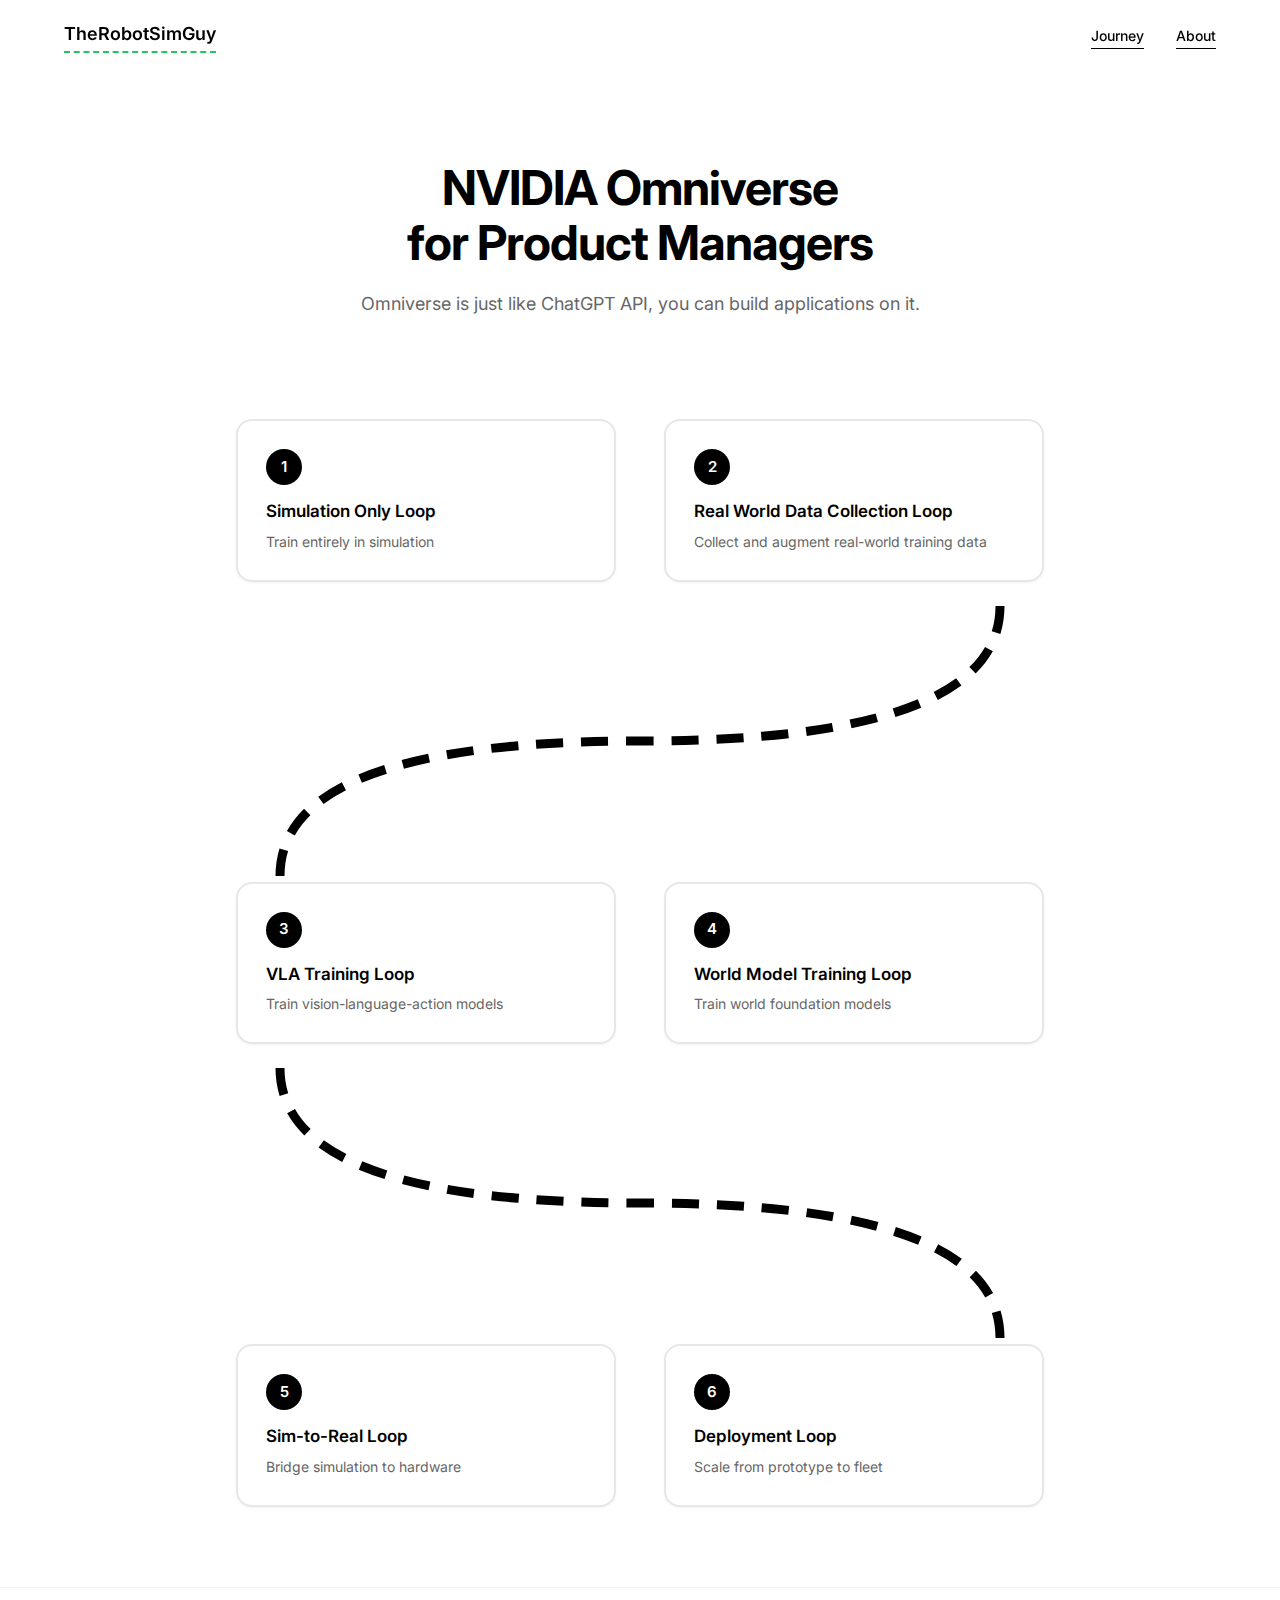
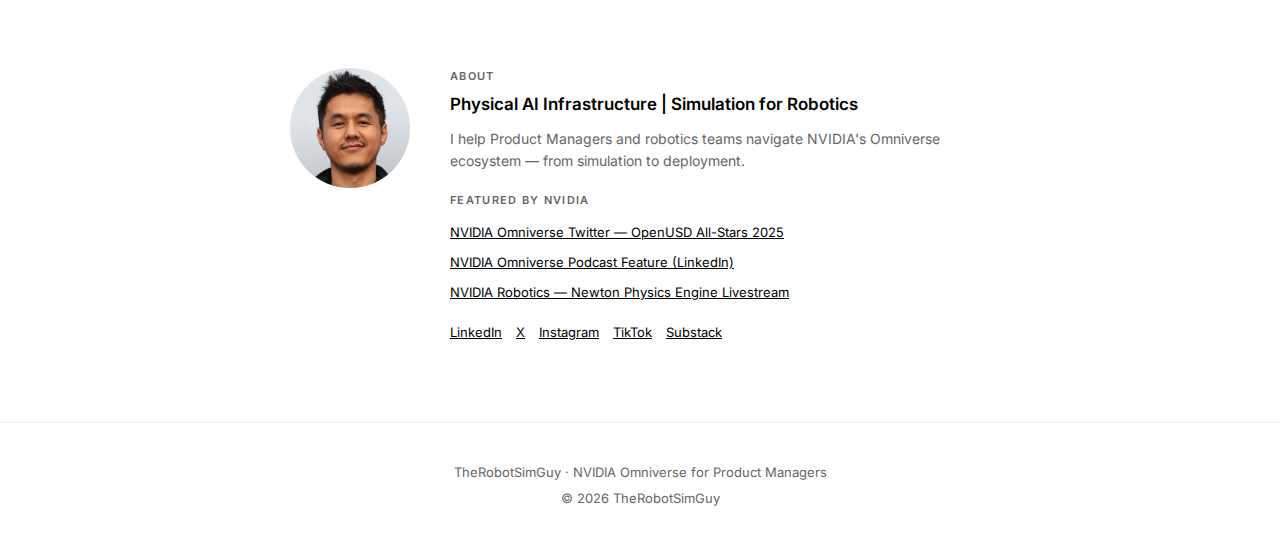
<file: index.html>
<!DOCTYPE html>
<html lang="en">
<head>
    <meta charset="UTF-8">
    <meta name="viewport" content="width=device-width, initial-scale=1.0">
    <title>NVIDIA Omniverse for Product Managers | TheRobotSimGuy</title>
    <link rel="stylesheet" href="styles.css">
    <link rel="preconnect" href="https://fonts.googleapis.com">
    <link rel="preconnect" href="https://fonts.gstatic.com" crossorigin>
    <link href="https://fonts.googleapis.com/css2?family=Inter:wght@300;400;500;600;700&display=swap" rel="stylesheet">
</head>
<body>
    <!-- Navigation -->
    <nav class="nav">
        <div class="nav-container">
            <a href="#" class="nav-logo">TheRobotSimGuy</a>
            <div class="nav-links">
                <a href="#journey">Journey</a>
                <a href="#about">About</a>
            </div>
        </div>
    </nav>

    <!-- Hero Section -->
    <section class="hero">
        <h1 class="hero-title">NVIDIA Omniverse<br>for Product Managers</h1>
        <p class="hero-subtitle">Omniverse is just like ChatGPT API, you can build applications on it.</p>
    </section>

    <!-- Roadmap Journey Section -->
    <section id="journey" class="journey-section">
        <div class="roadmap-container">
            <!-- Row 1: Loop 1 and 2 -->
            <div class="roadmap-row">
                <div class="loop-card" data-loop="simulation">
                    <div class="loop-number">1</div>
                    <h3>Simulation Only Loop</h3>
                    <p>Train entirely in simulation</p>
                    <div class="loop-expanded">
                        <div class="loop-stages">
                            <div class="stage" data-stage="sim-setup">
                                <span class="stage-num">1</span>
                                <h4>Setup</h4>
                                <p>Isaac Sim 6.0</p>
                            </div>
                            <div class="stage-arrow">→</div>
                            <div class="stage" data-stage="sim-train">
                                <span class="stage-num">2</span>
                                <h4>Train</h4>
                                <p>Isaac Lab</p>
                            </div>
                            <div class="stage-arrow">→</div>
                            <div class="stage" data-stage="sim-eval">
                                <span class="stage-num">3</span>
                                <h4>Evaluate</h4>
                                <p>Isaac Lab-Arena</p>
                            </div>
                        </div>
                        <div class="loop-feedback">
                            <span class="feedback-arrow">↺</span>
                            <span>Iterate until policy converges</span>
                        </div>
                    </div>
                </div>
                
                <div class="roadmap-arrow arrow-right">
                    <svg viewBox="0 0 100 50" preserveAspectRatio="none">
                        <path d="M0,25 L100,25" stroke="#000" stroke-width="2" stroke-dasharray="6,4" fill="none"/>
                    </svg>
                </div>
                
                <div class="loop-card" data-loop="data">
                    <div class="loop-number">2</div>
                    <h3>Real World Data Collection Loop</h3>
                    <p>Collect and augment real-world training data</p>
                    <div class="loop-expanded">
                        <div class="loop-stages">
                            <div class="stage" data-stage="data-collect">
                                <span class="stage-num">1</span>
                                <h4>Collect</h4>
                                <p>UMI, MoCap, Teleop</p>
                            </div>
                            <div class="stage-arrow">→</div>
                            <div class="stage" data-stage="data-augment">
                                <span class="stage-num">2</span>
                                <h4>Augment</h4>
                                <p>Cosmos Transfer, NuRec</p>
                            </div>
                        </div>
                        <div class="loop-feedback">
                            <span class="feedback-arrow">↺</span>
                            <span>Model performance informs next collection</span>
                        </div>
                    </div>
                </div>
            </div>
            
            <!-- Curved connector from row 1 to row 2 -->
            <div class="roadmap-connector connector-down-left">
                <svg viewBox="0 0 200 60" preserveAspectRatio="none">
                    <path d="M180,0 Q180,30 100,30 Q20,30 20,60" stroke="#000" stroke-width="2" stroke-dasharray="6,4" fill="none"/>
                </svg>
            </div>
            
            <!-- Row 2: Loop 4 and 3 (reversed order for flow) -->
            <div class="roadmap-row row-reverse">
                <div class="loop-card" data-loop="vla">
                    <div class="loop-number">3</div>
                    <h3>VLA Training Loop</h3>
                    <p>Train vision-language-action models</p>
                    <div class="loop-expanded">
                        <div class="loop-stages">
                            <div class="stage" data-stage="vla-pretrain">
                                <span class="stage-num">1</span>
                                <h4>Pretrain</h4>
                                <p>NeMo, GR00T N1.6</p>
                            </div>
                            <div class="stage-arrow">→</div>
                            <div class="stage" data-stage="vla-finetune">
                                <span class="stage-num">2</span>
                                <h4>Fine-tune</h4>
                                <p>Cosmos Policy</p>
                            </div>
                            <div class="stage-arrow">→</div>
                            <div class="stage" data-stage="vla-deploy">
                                <span class="stage-num">3</span>
                                <h4>Deploy</h4>
                                <p>NIM Microservices</p>
                            </div>
                        </div>
                        <div class="loop-feedback">
                            <span class="feedback-arrow">↺</span>
                            <span>Real-world feedback improves model</span>
                        </div>
                    </div>
                </div>
                
                <div class="roadmap-arrow arrow-right">
                    <svg viewBox="0 0 100 50" preserveAspectRatio="none">
                        <path d="M0,25 L100,25" stroke="#000" stroke-width="2" stroke-dasharray="6,4" fill="none"/>
                    </svg>
                </div>
                
                <div class="loop-card" data-loop="worldmodel">
                    <div class="loop-number">4</div>
                    <h3>World Model Training Loop</h3>
                    <p>Train world foundation models</p>
                    <div class="loop-expanded">
                        <div class="loop-stages grid-layout">
                            <div class="stage" data-stage="wm-predict">
                                <span class="stage-num">1</span>
                                <h4>Predict</h4>
                                <p>Cosmos Predict 2.5</p>
                            </div>
                            <div class="stage" data-stage="wm-transfer">
                                <span class="stage-num">2</span>
                                <h4>Transfer</h4>
                                <p>Cosmos Transfer 2.5</p>
                            </div>
                            <div class="stage" data-stage="wm-reason">
                                <span class="stage-num">3</span>
                                <h4>Reason</h4>
                                <p>Cosmos Reason 2.5</p>
                            </div>
                            <div class="stage" data-stage="wm-policy">
                                <span class="stage-num">4</span>
                                <h4>Policy</h4>
                                <p>Cosmos Policy</p>
                            </div>
                        </div>
                        <div class="loop-feedback">
                            <span class="feedback-arrow">↺</span>
                            <span>Generated data validates predictions</span>
                        </div>
                    </div>
                </div>
            </div>
            
            <!-- Curved connector from row 2 to row 3 -->
            <div class="roadmap-connector connector-down-right">
                <svg viewBox="0 0 200 60" preserveAspectRatio="none">
                    <path d="M20,0 Q20,30 100,30 Q180,30 180,60" stroke="#000" stroke-width="2" stroke-dasharray="6,4" fill="none"/>
                </svg>
            </div>
            
            <!-- Row 3: Loop 5 and 6 -->
            <div class="roadmap-row">
                <div class="loop-card" data-loop="sim2real">
                    <div class="loop-number">5</div>
                    <h3>Sim-to-Real Loop</h3>
                    <p>Bridge simulation to hardware</p>
                    <div class="loop-expanded">
                        <div class="loop-stages">
                            <div class="stage" data-stage="s2r-sim">
                                <span class="stage-num">1</span>
                                <h4>Sim Train</h4>
                                <p>Newton, Isaac Lab</p>
                            </div>
                            <div class="stage-arrow">→</div>
                            <div class="stage" data-stage="s2r-real">
                                <span class="stage-num">2</span>
                                <h4>Real Test</h4>
                                <p>Hardware Deploy</p>
                            </div>
                            <div class="stage-arrow">→</div>
                            <div class="stage" data-stage="s2r-analyze">
                                <span class="stage-num">3</span>
                                <h4>Analyze</h4>
                                <p>Gap Analysis</p>
                            </div>
                        </div>
                        <div class="loop-feedback">
                            <span class="feedback-arrow">↺</span>
                            <span>Refine simulation parameters</span>
                        </div>
                    </div>
                </div>
                
                <div class="roadmap-arrow arrow-right">
                    <svg viewBox="0 0 100 50" preserveAspectRatio="none">
                        <path d="M0,25 L100,25" stroke="#000" stroke-width="2" stroke-dasharray="6,4" fill="none"/>
                    </svg>
                </div>
                
                <div class="loop-card" data-loop="deploy">
                    <div class="loop-number">6</div>
                    <h3>Deployment Loop</h3>
                    <p>Scale from prototype to fleet</p>
                    <div class="loop-expanded">
                        <div class="loop-stages">
                            <div class="stage" data-stage="deploy-hw">
                                <span class="stage-num">1</span>
                                <h4>Deploy</h4>
                                <p>Jetson, AGX</p>
                            </div>
                            <div class="stage-arrow">→</div>
                            <div class="stage" data-stage="deploy-monitor">
                                <span class="stage-num">2</span>
                                <h4>Monitor</h4>
                                <p>Fleet Metrics</p>
                            </div>
                            <div class="stage-arrow">→</div>
                            <div class="stage" data-stage="deploy-improve">
                                <span class="stage-num">3</span>
                                <h4>Improve</h4>
                                <p>OSMO, Retrain</p>
                            </div>
                        </div>
                        <div class="loop-feedback">
                            <span class="feedback-arrow">↺</span>
                            <span>Real-world data improves models</span>
                        </div>
                    </div>
                </div>
            </div>
        </div>
    </section>

    <!-- About Section -->
    <section id="about" class="about-section">
        <div class="container">
            <div class="about-content">
                <div class="about-image">
                    <img src="profile_photo.png" alt="Mustafa Mohammadi">
                </div>
                <div class="about-text">
                    <p class="about-label">About</p>
                    <p class="about-role">Physical AI Infrastructure | Simulation for Robotics</p>
                    <p class="about-bio">I help Product Managers and robotics teams navigate NVIDIA's Omniverse ecosystem — from simulation to deployment.</p>
                    
                    <div class="nvidia-publications">
                        <p class="publications-label">Featured by NVIDIA</p>
                        <ul class="publications-list">
                            <li><a href="https://x.com/nvidiaomniverse/status/1959041935831900603" target="_blank">NVIDIA Omniverse Twitter — OpenUSD All-Stars 2025</a></li>
                            <li><a href="https://www.linkedin.com/posts/parzival2108_yay-nvidia-omniverse-podcast-thank-activity-7342769150353657856-hKtY" target="_blank">NVIDIA Omniverse Podcast Feature (LinkedIn)</a></li>
                            <li><a href="https://www.linkedin.com/posts/nvidiarobotics_join-us-wednesday-january-28-11-am-pt-activity-7422034302756114432-w7Bu" target="_blank">NVIDIA Robotics — Newton Physics Engine Livestream</a></li>
                        </ul>
                    </div>
                    
                    <div class="about-links">
                        <a href="https://www.linkedin.com/in/therobotsimguy" target="_blank">LinkedIn</a>
                        <a href="https://x.com/therobotsimguy" target="_blank">X</a>
                        <a href="https://www.instagram.com/therobotsimguy" target="_blank">Instagram</a>
                        <a href="https://www.tiktok.com/@therobotsimguy" target="_blank">TikTok</a>
                        <a href="https://therobotsimguy.substack.com" target="_blank">Substack</a>
                    </div>
                </div>
            </div>
        </div>
    </section>

    <!-- Footer -->
    <footer class="footer">
        <div class="container">
            <p>TheRobotSimGuy · NVIDIA Omniverse for Product Managers</p>
            <p class="footer-copy">© 2026 TheRobotSimGuy</p>
        </div>
    </footer>

    <!-- Stage Modal -->
    <div id="stageModal" class="modal">
        <div class="modal-overlay"></div>
        <div class="modal-content">
            <button id="modalClose" class="modal-close">×</button>
            <div class="modal-header">
                <span id="modalStageNumber" class="modal-stage-num">1</span>
                <div>
                    <h3 id="modalTitle">Stage Title</h3>
                    <p id="modalSubtitle">Stage description</p>
                </div>
            </div>
            <div id="modalBody" class="modal-body"></div>
        </div>
    </div>

    <script src="script.js"></script>
</body>
</html>
</file>
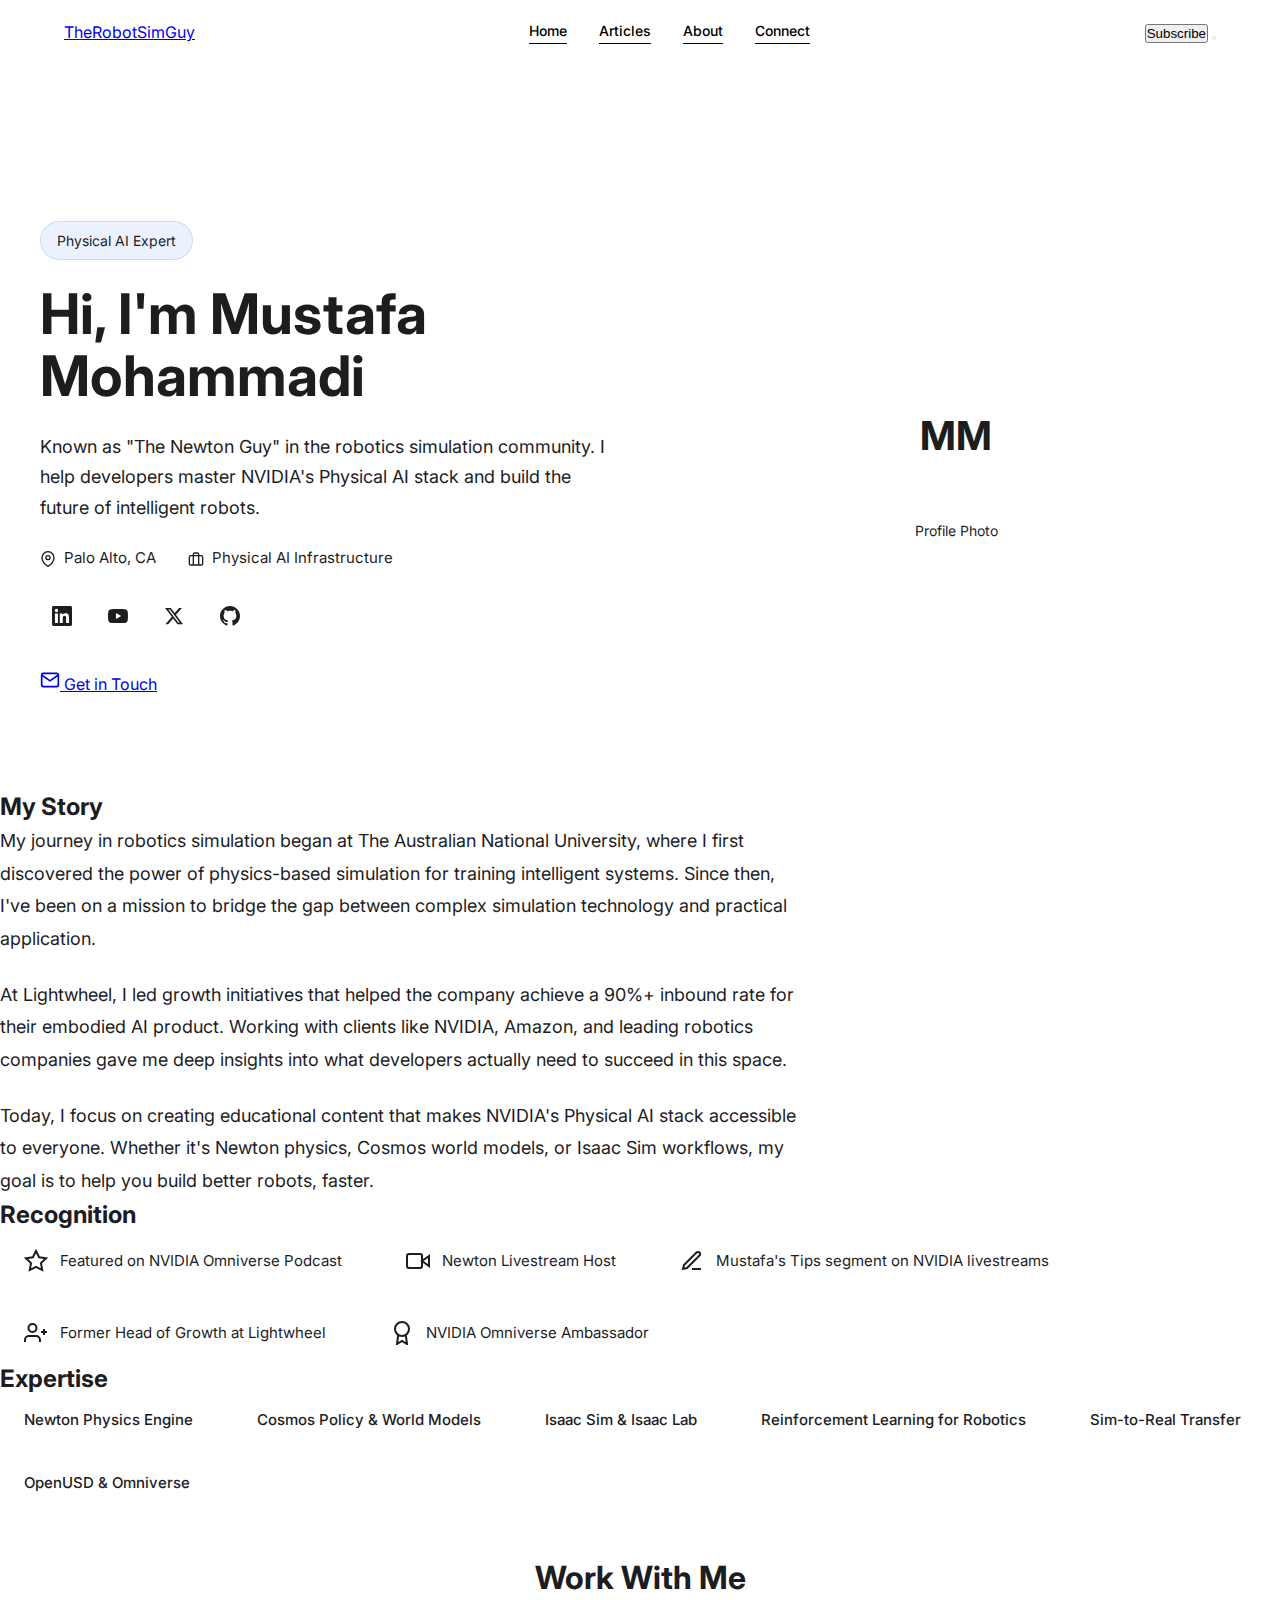
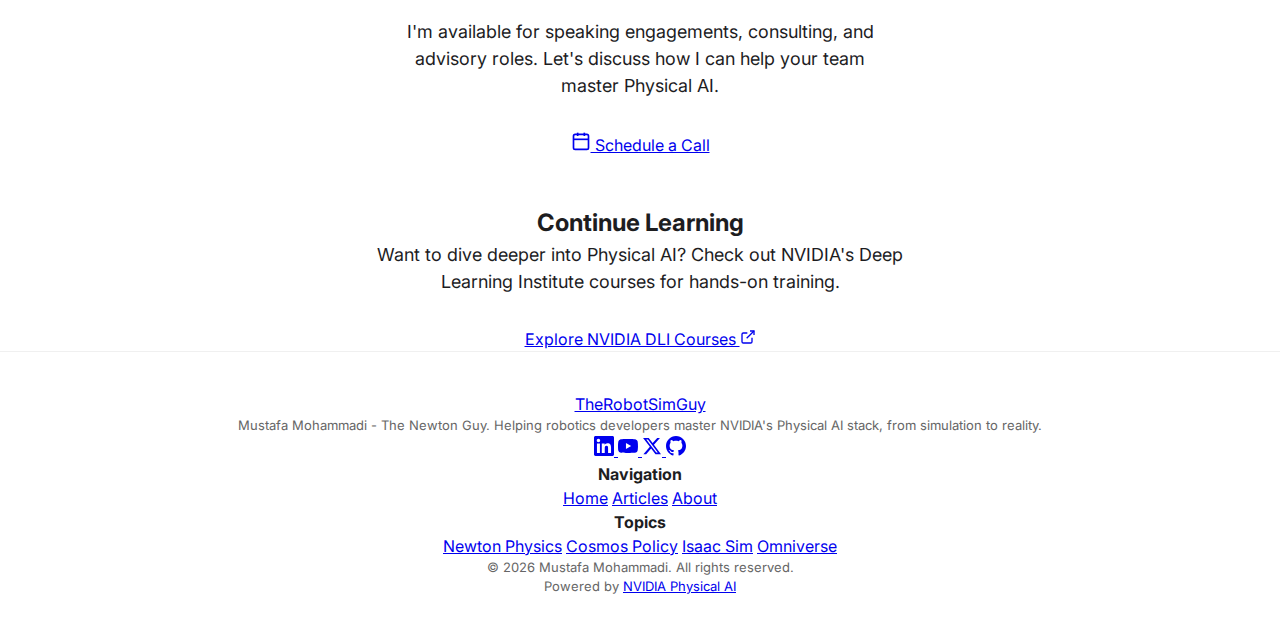
<file: about.html>
<!DOCTYPE html>
<html lang="en">
<head>
    <meta charset="UTF-8">
    <meta name="viewport" content="width=device-width, initial-scale=1.0">
    <title>About - Mustafa Mohammadi | TheRobotSimGuy</title>
    <meta name="description" content="Physical AI Expert. Helping developers master NVIDIA's Physical AI stack and build the future of intelligent robots.">
    <link rel="preconnect" href="https://fonts.googleapis.com">
    <link rel="preconnect" href="https://fonts.gstatic.com" crossorigin>
    <link href="https://fonts.googleapis.com/css2?family=IBM+Plex+Mono:wght@400;500&family=Inter:wght@400;500;600&family=Plus+Jakarta+Sans:wght@500;600;700;800&display=swap" rel="stylesheet">
    <link rel="stylesheet" href="styles.css">
    <link rel="stylesheet" href="about.css">
</head>
<body>
    <!-- Navigation -->
    <nav class="navbar">
        <div class="nav-container">
            <a href="index.html" class="logo">TheRobotSimGuy</a>
            <div class="nav-links" id="navLinks">
                <a href="index.html">Home</a>
                <a href="articles.html">Articles</a>
                <a href="about.html" class="active">About</a>
                <a href="index.html#contact">Connect</a>
            </div>
            <div class="nav-actions">
                <button class="btn btn-primary" onclick="document.getElementById('work-with-me').scrollIntoView({behavior: 'smooth'})">Subscribe</button>
                <button class="mobile-menu-btn" id="mobileMenuBtn" aria-label="Toggle menu">
                    <span></span>
                    <span></span>
                    <span></span>
                </button>
            </div>
        </div>
    </nav>

    <!-- About Hero -->
    <section class="about-hero">
        <div class="about-hero-container">
            <div class="about-hero-content">
                <span class="about-badge">Physical AI Expert</span>
                <h1 class="about-title">
                    <span class="title-light">Hi, I'm </span>
                    <span class="title-gradient">Mustafa Mohammadi</span>
                </h1>
                <p class="about-description">
                    Known as "The Newton Guy" in the robotics simulation community. I help developers master NVIDIA's Physical AI stack and build the future of intelligent robots.
                </p>
                <div class="about-meta">
                    <div class="meta-item">
                        <svg width="16" height="16" viewBox="0 0 24 24" fill="none" stroke="currentColor" stroke-width="2">
                            <path d="M21 10c0 7-9 13-9 13s-9-6-9-13a9 9 0 0 1 18 0z"/>
                            <circle cx="12" cy="10" r="3"/>
                        </svg>
                        <span>Palo Alto, CA</span>
                    </div>
                    <div class="meta-item">
                        <svg width="16" height="16" viewBox="0 0 24 24" fill="none" stroke="currentColor" stroke-width="2">
                            <rect x="2" y="7" width="20" height="14" rx="2" ry="2"/>
                            <path d="M16 21V5a2 2 0 0 0-2-2h-4a2 2 0 0 0-2 2v16"/>
                        </svg>
                        <span>Physical AI Infrastructure</span>
                    </div>
                </div>
                <div class="about-social">
                    <a href="https://www.linkedin.com/in/mustafamohammadi/" target="_blank" class="social-btn" aria-label="LinkedIn">
                        <svg width="20" height="20" viewBox="0 0 24 24" fill="currentColor">
                            <path d="M20.447 20.452h-3.554v-5.569c0-1.328-.027-3.037-1.852-3.037-1.853 0-2.136 1.445-2.136 2.939v5.667H9.351V9h3.414v1.561h.046c.477-.9 1.637-1.85 3.37-1.85 3.601 0 4.267 2.37 4.267 5.455v6.286zM5.337 7.433c-1.144 0-2.063-.926-2.063-2.065 0-1.138.92-2.063 2.063-2.063 1.14 0 2.064.925 2.064 2.063 0 1.139-.925 2.065-2.064 2.065zm1.782 13.019H3.555V9h3.564v11.452zM22.225 0H1.771C.792 0 0 .774 0 1.729v20.542C0 23.227.792 24 1.771 24h20.451C23.2 24 24 23.227 24 22.271V1.729C24 .774 23.2 0 22.222 0h.003z"/>
                        </svg>
                    </a>
                    <a href="https://www.youtube.com/@therobotsimguy" target="_blank" class="social-btn" aria-label="YouTube">
                        <svg width="20" height="20" viewBox="0 0 24 24" fill="currentColor">
                            <path d="M23.498 6.186a3.016 3.016 0 0 0-2.122-2.136C19.505 3.545 12 3.545 12 3.545s-7.505 0-9.377.505A3.017 3.017 0 0 0 .502 6.186C0 8.07 0 12 0 12s0 3.93.502 5.814a3.016 3.016 0 0 0 2.122 2.136c1.871.505 9.376.505 9.376.505s7.505 0 9.377-.505a3.015 3.015 0 0 0 2.122-2.136C24 15.93 24 12 24 12s0-3.93-.502-5.814zM9.545 15.568V8.432L15.818 12l-6.273 3.568z"/>
                        </svg>
                    </a>
                    <a href="https://twitter.com/therobotsimguy" target="_blank" class="social-btn" aria-label="X">
                        <svg width="20" height="20" viewBox="0 0 24 24" fill="currentColor">
                            <path d="M18.244 2.25h3.308l-7.227 8.26 8.502 11.24H16.17l-5.214-6.817L4.99 21.75H1.68l7.73-8.835L1.254 2.25H8.08l4.713 6.231zm-1.161 17.52h1.833L7.084 4.126H5.117z"/>
                        </svg>
                    </a>
                    <a href="https://github.com/therobotsimguy" target="_blank" class="social-btn" aria-label="GitHub">
                        <svg width="20" height="20" viewBox="0 0 24 24" fill="currentColor">
                            <path d="M12 0c-6.626 0-12 5.373-12 12 0 5.302 3.438 9.8 8.207 11.387.599.111.793-.261.793-.577v-2.234c-3.338.726-4.033-1.416-4.033-1.416-.546-1.387-1.333-1.756-1.333-1.756-1.089-.745.083-.729.083-.729 1.205.084 1.839 1.237 1.839 1.237 1.07 1.834 2.807 1.304 3.492.997.107-.775.418-1.305.762-1.604-2.665-.305-5.467-1.334-5.467-5.931 0-1.311.469-2.381 1.236-3.221-.124-.303-.535-1.524.117-3.176 0 0 1.008-.322 3.301 1.23.957-.266 1.983-.399 3.003-.404 1.02.005 2.047.138 3.006.404 2.291-1.552 3.297-1.23 3.297-1.23.653 1.653.242 2.874.118 3.176.77.84 1.235 1.911 1.235 3.221 0 4.609-2.807 5.624-5.479 5.921.43.372.823 1.102.823 2.222v3.293c0 .319.192.694.801.576 4.765-1.589 8.199-6.086 8.199-11.386 0-6.627-5.373-12-12-12z"/>
                        </svg>
                    </a>
                </div>
                <a href="mailto:mustafa@therobotsimguy.com" class="btn btn-primary btn-lg">
                    <svg width="20" height="20" viewBox="0 0 24 24" fill="none" stroke="currentColor" stroke-width="2">
                        <path d="M4 4h16c1.1 0 2 .9 2 2v12c0 1.1-.9 2-2 2H4c-1.1 0-2-.9-2-2V6c0-1.1.9-2 2-2z"/>
                        <polyline points="22,6 12,13 2,6"/>
                    </svg>
                    Get in Touch
                </a>
            </div>
            <div class="about-hero-image">
                <div class="profile-card">
                    <div class="profile-avatar">
                        <span>MM</span>
                    </div>
                    <span class="profile-label">Profile Photo</span>
                </div>
            </div>
        </div>
    </section>

    <!-- My Story Section -->
    <section class="story-section">
        <div class="section-container">
            <h2 class="section-title">My Story</h2>
            <div class="story-content">
                <p>My journey in robotics simulation began at The Australian National University, where I first discovered the power of physics-based simulation for training intelligent systems. Since then, I've been on a mission to bridge the gap between complex simulation technology and practical application.</p>
                <p>At Lightwheel, I led growth initiatives that helped the company achieve a 90%+ inbound rate for their embodied AI product. Working with clients like NVIDIA, Amazon, and leading robotics companies gave me deep insights into what developers actually need to succeed in this space.</p>
                <p>Today, I focus on creating educational content that makes NVIDIA's Physical AI stack accessible to everyone. Whether it's Newton physics, Cosmos world models, or Isaac Sim workflows, my goal is to help you build better robots, faster.</p>
            </div>
        </div>
    </section>

    <!-- Recognition Section -->
    <section class="recognition-section">
        <div class="section-container">
            <h2 class="section-title">Recognition</h2>
            <div class="recognition-grid">
                <div class="recognition-item">
                    <svg width="24" height="24" viewBox="0 0 24 24" fill="none" stroke="currentColor" stroke-width="2">
                        <polygon points="12 2 15.09 8.26 22 9.27 17 14.14 18.18 21.02 12 17.77 5.82 21.02 7 14.14 2 9.27 8.91 8.26 12 2"/>
                    </svg>
                    <span>Featured on NVIDIA Omniverse Podcast</span>
                </div>
                <div class="recognition-item">
                    <svg width="24" height="24" viewBox="0 0 24 24" fill="none" stroke="currentColor" stroke-width="2">
                        <polygon points="23 7 16 12 23 17 23 7"/>
                        <rect x="1" y="5" width="15" height="14" rx="2" ry="2"/>
                    </svg>
                    <span>Newton Livestream Host</span>
                </div>
                <div class="recognition-item">
                    <svg width="24" height="24" viewBox="0 0 24 24" fill="none" stroke="currentColor" stroke-width="2">
                        <path d="M12 20h9"/>
                        <path d="M16.5 3.5a2.121 2.121 0 0 1 3 3L7 19l-4 1 1-4L16.5 3.5z"/>
                    </svg>
                    <span>Mustafa's Tips segment on NVIDIA livestreams</span>
                </div>
                <div class="recognition-item">
                    <svg width="24" height="24" viewBox="0 0 24 24" fill="none" stroke="currentColor" stroke-width="2">
                        <path d="M16 21v-2a4 4 0 0 0-4-4H5a4 4 0 0 0-4 4v2"/>
                        <circle cx="8.5" cy="7" r="4"/>
                        <line x1="20" y1="8" x2="20" y2="14"/>
                        <line x1="23" y1="11" x2="17" y2="11"/>
                    </svg>
                    <span>Former Head of Growth at Lightwheel</span>
                </div>
                <div class="recognition-item">
                    <svg width="24" height="24" viewBox="0 0 24 24" fill="none" stroke="currentColor" stroke-width="2">
                        <circle cx="12" cy="8" r="7"/>
                        <polyline points="8.21 13.89 7 23 12 20 17 23 15.79 13.88"/>
                    </svg>
                    <span>NVIDIA Omniverse Ambassador</span>
                </div>
            </div>
        </div>
    </section>

    <!-- Expertise Section -->
    <section class="expertise-section">
        <div class="section-container">
            <h2 class="section-title">Expertise</h2>
            <div class="expertise-tags">
                <span class="expertise-tag">Newton Physics Engine</span>
                <span class="expertise-tag">Cosmos Policy & World Models</span>
                <span class="expertise-tag">Isaac Sim & Isaac Lab</span>
                <span class="expertise-tag">Reinforcement Learning for Robotics</span>
                <span class="expertise-tag">Sim-to-Real Transfer</span>
                <span class="expertise-tag">OpenUSD & Omniverse</span>
            </div>
        </div>
    </section>

    <!-- Work With Me Section -->
    <section class="work-section" id="work-with-me">
        <div class="section-container">
            <div class="work-card">
                <h2 class="work-title">Work With Me</h2>
                <p class="work-description">I'm available for speaking engagements, consulting, and advisory roles. Let's discuss how I can help your team master Physical AI.</p>
                <a href="https://calendly.com/therobotsimguy" target="_blank" class="btn btn-primary btn-lg">
                    <svg width="20" height="20" viewBox="0 0 24 24" fill="none" stroke="currentColor" stroke-width="2">
                        <rect x="3" y="4" width="18" height="18" rx="2" ry="2"/>
                        <line x1="16" y1="2" x2="16" y2="6"/>
                        <line x1="8" y1="2" x2="8" y2="6"/>
                        <line x1="3" y1="10" x2="21" y2="10"/>
                    </svg>
                    Schedule a Call
                </a>
            </div>
        </div>
    </section>

    <!-- Continue Learning Section -->
    <section class="learning-section">
        <div class="section-container">
            <div class="learning-content">
                <h2 class="section-title">Continue Learning</h2>
                <p class="learning-description">Want to dive deeper into Physical AI? Check out NVIDIA's Deep Learning Institute courses for hands-on training.</p>
                <a href="https://www.nvidia.com/en-us/training/" target="_blank" class="btn btn-outline btn-lg">
                    Explore NVIDIA DLI Courses
                    <svg width="16" height="16" viewBox="0 0 24 24" fill="none" stroke="currentColor" stroke-width="2">
                        <path d="M18 13v6a2 2 0 0 1-2 2H5a2 2 0 0 1-2-2V8a2 2 0 0 1 2-2h6"/>
                        <polyline points="15 3 21 3 21 9"/>
                        <line x1="10" y1="14" x2="21" y2="3"/>
                    </svg>
                </a>
            </div>
        </div>
    </section>

    <!-- Footer -->
    <footer class="footer" id="contact">
        <div class="footer-container">
            <div class="footer-main">
                <div class="footer-brand">
                    <a href="index.html" class="logo">TheRobotSimGuy</a>
                    <p class="footer-tagline">Mustafa Mohammadi - The Newton Guy. Helping robotics developers master NVIDIA's Physical AI stack, from simulation to reality.</p>
                    <div class="social-links">
                        <a href="https://www.linkedin.com/in/mustafamohammadi/" target="_blank" aria-label="LinkedIn">
                            <svg width="20" height="20" viewBox="0 0 24 24" fill="currentColor">
                                <path d="M20.447 20.452h-3.554v-5.569c0-1.328-.027-3.037-1.852-3.037-1.853 0-2.136 1.445-2.136 2.939v5.667H9.351V9h3.414v1.561h.046c.477-.9 1.637-1.85 3.37-1.85 3.601 0 4.267 2.37 4.267 5.455v6.286zM5.337 7.433c-1.144 0-2.063-.926-2.063-2.065 0-1.138.92-2.063 2.063-2.063 1.14 0 2.064.925 2.064 2.063 0 1.139-.925 2.065-2.064 2.065zm1.782 13.019H3.555V9h3.564v11.452zM22.225 0H1.771C.792 0 0 .774 0 1.729v20.542C0 23.227.792 24 1.771 24h20.451C23.2 24 24 23.227 24 22.271V1.729C24 .774 23.2 0 22.222 0h.003z"/>
                            </svg>
                        </a>
                        <a href="https://www.youtube.com/@therobotsimguy" target="_blank" aria-label="YouTube">
                            <svg width="20" height="20" viewBox="0 0 24 24" fill="currentColor">
                                <path d="M23.498 6.186a3.016 3.016 0 0 0-2.122-2.136C19.505 3.545 12 3.545 12 3.545s-7.505 0-9.377.505A3.017 3.017 0 0 0 .502 6.186C0 8.07 0 12 0 12s0 3.93.502 5.814a3.016 3.016 0 0 0 2.122 2.136c1.871.505 9.376.505 9.376.505s7.505 0 9.377-.505a3.015 3.015 0 0 0 2.122-2.136C24 15.93 24 12 24 12s0-3.93-.502-5.814zM9.545 15.568V8.432L15.818 12l-6.273 3.568z"/>
                            </svg>
                        </a>
                        <a href="https://twitter.com/therobotsimguy" target="_blank" aria-label="X">
                            <svg width="20" height="20" viewBox="0 0 24 24" fill="currentColor">
                                <path d="M18.244 2.25h3.308l-7.227 8.26 8.502 11.24H16.17l-5.214-6.817L4.99 21.75H1.68l7.73-8.835L1.254 2.25H8.08l4.713 6.231zm-1.161 17.52h1.833L7.084 4.126H5.117z"/>
                            </svg>
                        </a>
                        <a href="https://github.com/therobotsimguy" target="_blank" aria-label="GitHub">
                            <svg width="20" height="20" viewBox="0 0 24 24" fill="currentColor">
                                <path d="M12 0c-6.626 0-12 5.373-12 12 0 5.302 3.438 9.8 8.207 11.387.599.111.793-.261.793-.577v-2.234c-3.338.726-4.033-1.416-4.033-1.416-.546-1.387-1.333-1.756-1.333-1.756-1.089-.745.083-.729.083-.729 1.205.084 1.839 1.237 1.839 1.237 1.07 1.834 2.807 1.304 3.492.997.107-.775.418-1.305.762-1.604-2.665-.305-5.467-1.334-5.467-5.931 0-1.311.469-2.381 1.236-3.221-.124-.303-.535-1.524.117-3.176 0 0 1.008-.322 3.301 1.23.957-.266 1.983-.399 3.003-.404 1.02.005 2.047.138 3.006.404 2.291-1.552 3.297-1.23 3.297-1.23.653 1.653.242 2.874.118 3.176.77.84 1.235 1.911 1.235 3.221 0 4.609-2.807 5.624-5.479 5.921.43.372.823 1.102.823 2.222v3.293c0 .319.192.694.801.576 4.765-1.589 8.199-6.086 8.199-11.386 0-6.627-5.373-12-12-12z"/>
                            </svg>
                        </a>
                    </div>
                </div>
                <div class="footer-links">
                    <div class="footer-column">
                        <h4>Navigation</h4>
                        <a href="index.html">Home</a>
                        <a href="articles.html">Articles</a>
                        <a href="about.html">About</a>
                    </div>
                    <div class="footer-column">
                        <h4>Topics</h4>
                        <a href="articles.html#newton">Newton Physics</a>
                        <a href="articles.html#cosmos">Cosmos Policy</a>
                        <a href="articles.html#isaac">Isaac Sim</a>
                        <a href="articles.html#omniverse">Omniverse</a>
                    </div>
                </div>
            </div>
            <div class="footer-bottom">
                <p>&copy; 2026 Mustafa Mohammadi. All rights reserved.</p>
                <p class="powered-by">Powered by <a href="https://developer.nvidia.com/isaac" target="_blank">NVIDIA Physical AI</a></p>
            </div>
        </div>
    </footer>

    <script src="script.js"></script>
</body>
</html>
</file>
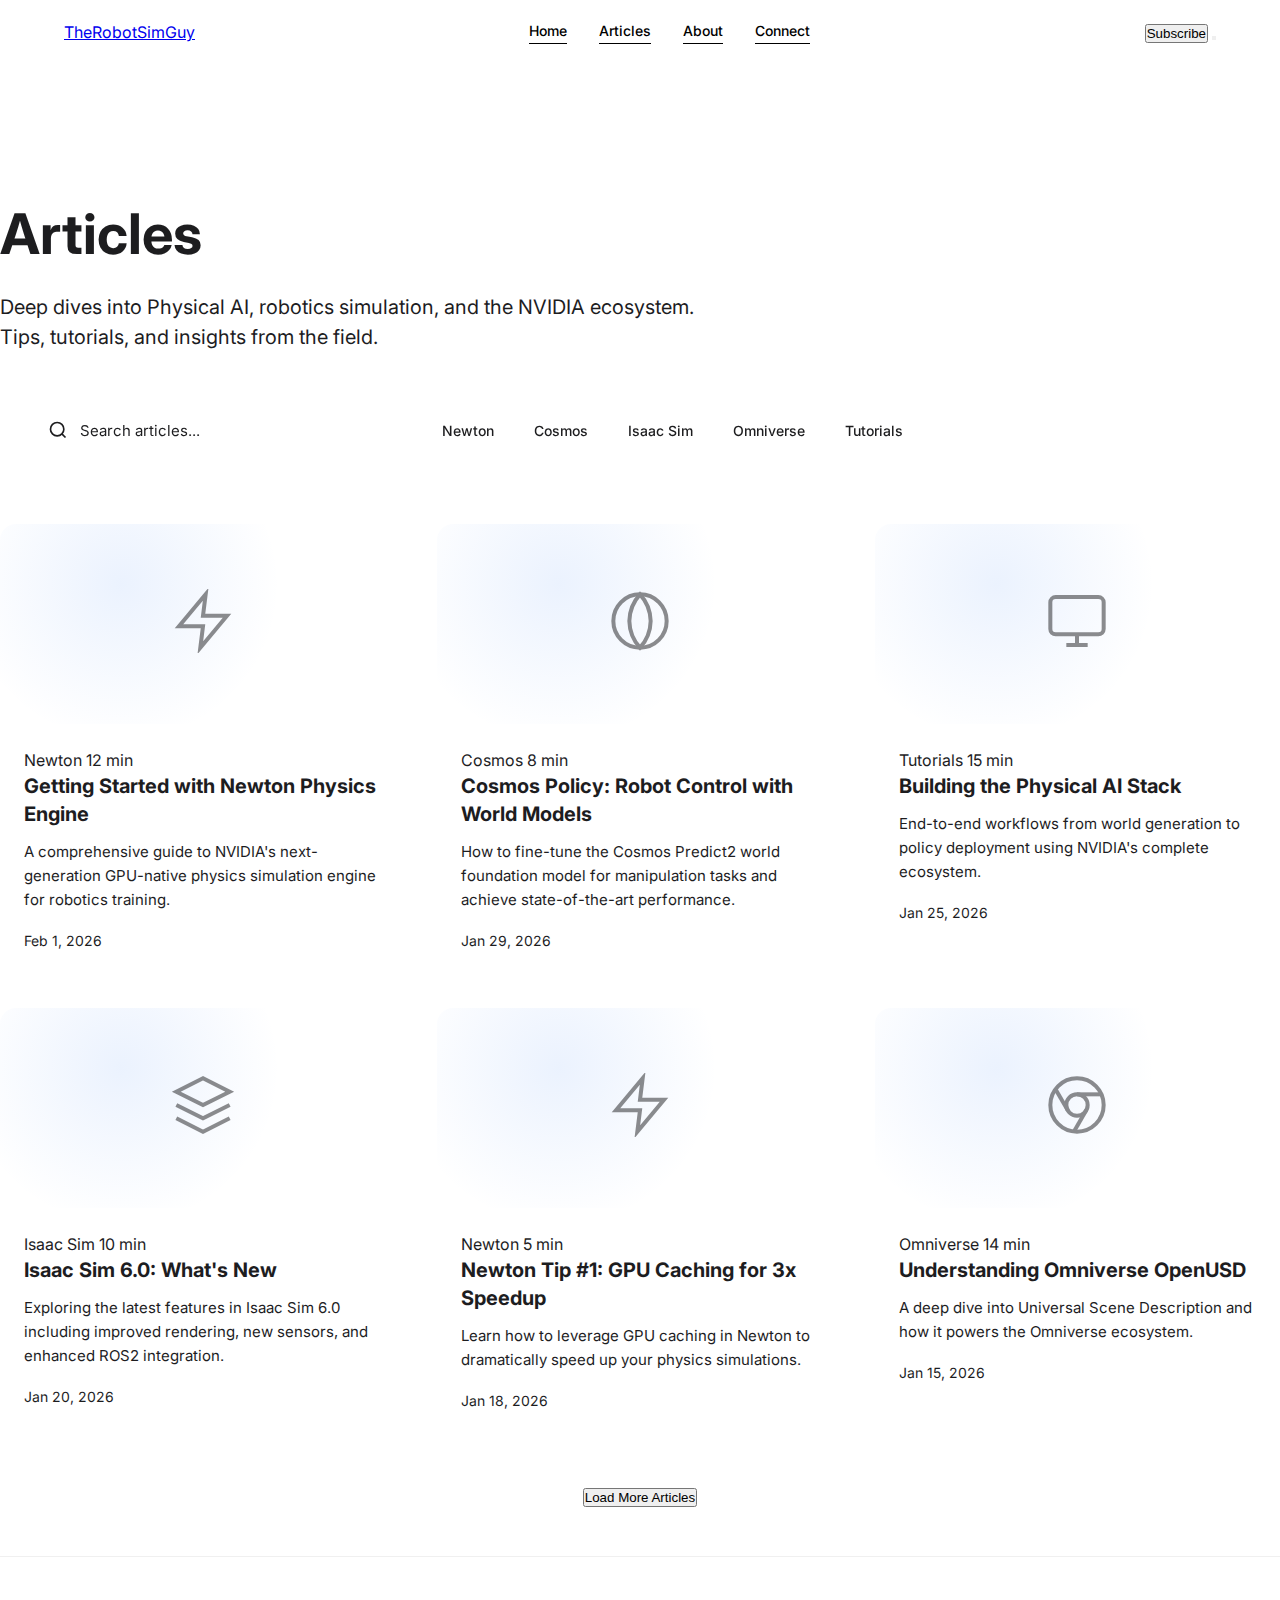
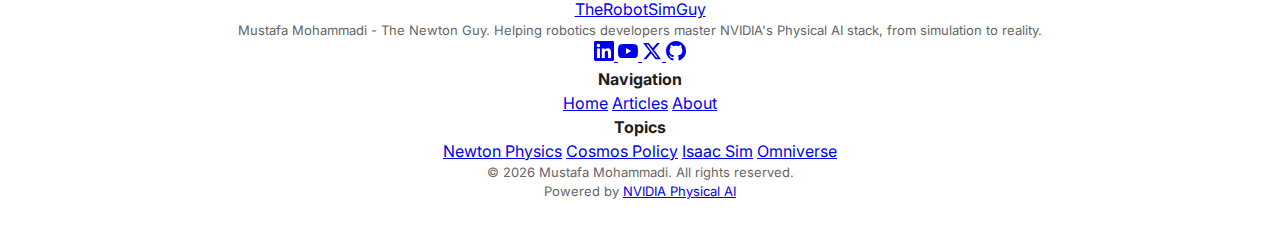
<file: articles.html>
<!DOCTYPE html>
<html lang="en">
<head>
    <meta charset="UTF-8">
    <meta name="viewport" content="width=device-width, initial-scale=1.0">
    <title>Articles - TheRobotSimGuy | Physical AI & Robotics Simulation</title>
    <meta name="description" content="Deep dives into Physical AI, robotics simulation, and the NVIDIA ecosystem. Tips, tutorials, and insights from the field.">
    <link rel="preconnect" href="https://fonts.googleapis.com">
    <link rel="preconnect" href="https://fonts.gstatic.com" crossorigin>
    <link href="https://fonts.googleapis.com/css2?family=IBM+Plex+Mono:wght@400;500&family=Inter:wght@400;500;600&family=Plus+Jakarta+Sans:wght@500;600;700;800&display=swap" rel="stylesheet">
    <link rel="stylesheet" href="styles.css">
    <link rel="stylesheet" href="articles.css">
</head>
<body>
    <!-- Navigation -->
    <nav class="navbar">
        <div class="nav-container">
            <a href="index.html" class="logo">TheRobotSimGuy</a>
            <div class="nav-links" id="navLinks">
                <a href="index.html">Home</a>
                <a href="articles.html" class="active">Articles</a>
                <a href="about.html">About</a>
                <a href="index.html#contact">Connect</a>
            </div>
            <div class="nav-actions">
                <button class="btn btn-primary" onclick="document.getElementById('newsletter').scrollIntoView({behavior: 'smooth'})">Subscribe</button>
                <button class="mobile-menu-btn" id="mobileMenuBtn" aria-label="Toggle menu">
                    <span></span>
                    <span></span>
                    <span></span>
                </button>
            </div>
        </div>
    </nav>

    <!-- Page Header -->
    <section class="page-header">
        <div class="section-container">
            <h1 class="page-title">Articles</h1>
            <p class="page-subtitle">Deep dives into Physical AI, robotics simulation, and the NVIDIA ecosystem. Tips, tutorials, and insights from the field.</p>
        </div>
    </section>

    <!-- Search and Filters -->
    <section class="filters-section">
        <div class="section-container">
            <div class="search-bar">
                <svg width="20" height="20" viewBox="0 0 24 24" fill="none" stroke="currentColor" stroke-width="2">
                    <circle cx="11" cy="11" r="8"/>
                    <path d="m21 21-4.35-4.35"/>
                </svg>
                <input type="text" placeholder="Search articles..." id="searchInput">
            </div>
            <div class="filter-tabs">
                <button class="filter-tab active" data-filter="all">All</button>
                <button class="filter-tab" data-filter="newton">Newton</button>
                <button class="filter-tab" data-filter="cosmos">Cosmos</button>
                <button class="filter-tab" data-filter="isaac">Isaac Sim</button>
                <button class="filter-tab" data-filter="omniverse">Omniverse</button>
                <button class="filter-tab" data-filter="tutorial">Tutorials</button>
            </div>
        </div>
    </section>

    <!-- Articles Grid -->
    <section class="articles-section">
        <div class="section-container">
            <div class="articles-grid-full" id="articlesGrid">
                <!-- Article 1 -->
                <article class="article-card-full" data-category="newton">
                    <div class="article-image-full">
                        <div class="article-placeholder-full">
                            <svg width="64" height="64" viewBox="0 0 24 24" fill="none" stroke="currentColor" stroke-width="1.5">
                                <path d="M13 2L3 14h9l-1 8 10-12h-9l1-8z"/>
                            </svg>
                        </div>
                    </div>
                    <div class="article-content-full">
                        <div class="article-meta">
                            <span class="article-tag tag-newton">Newton</span>
                            <span class="article-time">12 min</span>
                        </div>
                        <h3 class="article-title-full">Getting Started with Newton Physics Engine</h3>
                        <p class="article-excerpt-full">A comprehensive guide to NVIDIA's next-generation GPU-native physics simulation engine for robotics training.</p>
                        <span class="article-date">Feb 1, 2026</span>
                    </div>
                </article>

                <!-- Article 2 -->
                <article class="article-card-full" data-category="cosmos">
                    <div class="article-image-full">
                        <div class="article-placeholder-full">
                            <svg width="64" height="64" viewBox="0 0 24 24" fill="none" stroke="currentColor" stroke-width="1.5">
                                <circle cx="12" cy="12" r="10"/>
                                <path d="M12 2a15.3 15.3 0 0 1 4 10 15.3 15.3 0 0 1-4 10 15.3 15.3 0 0 1-4-10 15.3 15.3 0 0 1 4-10z"/>
                            </svg>
                        </div>
                    </div>
                    <div class="article-content-full">
                        <div class="article-meta">
                            <span class="article-tag tag-cosmos">Cosmos</span>
                            <span class="article-time">8 min</span>
                        </div>
                        <h3 class="article-title-full">Cosmos Policy: Robot Control with World Models</h3>
                        <p class="article-excerpt-full">How to fine-tune the Cosmos Predict2 world foundation model for manipulation tasks and achieve state-of-the-art performance.</p>
                        <span class="article-date">Jan 29, 2026</span>
                    </div>
                </article>

                <!-- Article 3 -->
                <article class="article-card-full" data-category="tutorial">
                    <div class="article-image-full">
                        <div class="article-placeholder-full">
                            <svg width="64" height="64" viewBox="0 0 24 24" fill="none" stroke="currentColor" stroke-width="1.5">
                                <rect x="2" y="3" width="20" height="14" rx="2" ry="2"/>
                                <line x1="8" y1="21" x2="16" y2="21"/>
                                <line x1="12" y1="17" x2="12" y2="21"/>
                            </svg>
                        </div>
                    </div>
                    <div class="article-content-full">
                        <div class="article-meta">
                            <span class="article-tag tag-tutorial">Tutorials</span>
                            <span class="article-time">15 min</span>
                        </div>
                        <h3 class="article-title-full">Building the Physical AI Stack</h3>
                        <p class="article-excerpt-full">End-to-end workflows from world generation to policy deployment using NVIDIA's complete ecosystem.</p>
                        <span class="article-date">Jan 25, 2026</span>
                    </div>
                </article>

                <!-- Article 4 -->
                <article class="article-card-full" data-category="isaac">
                    <div class="article-image-full">
                        <div class="article-placeholder-full">
                            <svg width="64" height="64" viewBox="0 0 24 24" fill="none" stroke="currentColor" stroke-width="1.5">
                                <path d="M12 2L2 7l10 5 10-5-10-5z"/>
                                <path d="M2 17l10 5 10-5"/>
                                <path d="M2 12l10 5 10-5"/>
                            </svg>
                        </div>
                    </div>
                    <div class="article-content-full">
                        <div class="article-meta">
                            <span class="article-tag tag-isaac">Isaac Sim</span>
                            <span class="article-time">10 min</span>
                        </div>
                        <h3 class="article-title-full">Isaac Sim 6.0: What's New</h3>
                        <p class="article-excerpt-full">Exploring the latest features in Isaac Sim 6.0 including improved rendering, new sensors, and enhanced ROS2 integration.</p>
                        <span class="article-date">Jan 20, 2026</span>
                    </div>
                </article>

                <!-- Article 5 -->
                <article class="article-card-full" data-category="newton">
                    <div class="article-image-full">
                        <div class="article-placeholder-full">
                            <svg width="64" height="64" viewBox="0 0 24 24" fill="none" stroke="currentColor" stroke-width="1.5">
                                <path d="M13 2L3 14h9l-1 8 10-12h-9l1-8z"/>
                            </svg>
                        </div>
                    </div>
                    <div class="article-content-full">
                        <div class="article-meta">
                            <span class="article-tag tag-newton">Newton</span>
                            <span class="article-time">5 min</span>
                        </div>
                        <h3 class="article-title-full">Newton Tip #1: GPU Caching for 3x Speedup</h3>
                        <p class="article-excerpt-full">Learn how to leverage GPU caching in Newton to dramatically speed up your physics simulations.</p>
                        <span class="article-date">Jan 18, 2026</span>
                    </div>
                </article>

                <!-- Article 6 -->
                <article class="article-card-full" data-category="omniverse">
                    <div class="article-image-full">
                        <div class="article-placeholder-full">
                            <svg width="64" height="64" viewBox="0 0 24 24" fill="none" stroke="currentColor" stroke-width="1.5">
                                <circle cx="12" cy="12" r="10"/>
                                <circle cx="12" cy="12" r="4"/>
                                <line x1="21.17" y1="8" x2="12" y2="8"/>
                                <line x1="3.95" y1="6.06" x2="8.54" y2="14"/>
                                <line x1="10.88" y1="21.94" x2="15.46" y2="14"/>
                            </svg>
                        </div>
                    </div>
                    <div class="article-content-full">
                        <div class="article-meta">
                            <span class="article-tag tag-omniverse">Omniverse</span>
                            <span class="article-time">14 min</span>
                        </div>
                        <h3 class="article-title-full">Understanding Omniverse OpenUSD</h3>
                        <p class="article-excerpt-full">A deep dive into Universal Scene Description and how it powers the Omniverse ecosystem.</p>
                        <span class="article-date">Jan 15, 2026</span>
                    </div>
                </article>
            </div>
            
            <div class="load-more">
                <button class="btn btn-outline btn-lg">Load More Articles</button>
            </div>
        </div>
    </section>

    <!-- Footer -->
    <footer class="footer" id="contact">
        <div class="footer-container">
            <div class="footer-main">
                <div class="footer-brand">
                    <a href="index.html" class="logo">TheRobotSimGuy</a>
                    <p class="footer-tagline">Mustafa Mohammadi - The Newton Guy. Helping robotics developers master NVIDIA's Physical AI stack, from simulation to reality.</p>
                    <div class="social-links">
                        <a href="https://www.linkedin.com/in/mustafamohammadi/" target="_blank" aria-label="LinkedIn">
                            <svg width="20" height="20" viewBox="0 0 24 24" fill="currentColor">
                                <path d="M20.447 20.452h-3.554v-5.569c0-1.328-.027-3.037-1.852-3.037-1.853 0-2.136 1.445-2.136 2.939v5.667H9.351V9h3.414v1.561h.046c.477-.9 1.637-1.85 3.37-1.85 3.601 0 4.267 2.37 4.267 5.455v6.286zM5.337 7.433c-1.144 0-2.063-.926-2.063-2.065 0-1.138.92-2.063 2.063-2.063 1.14 0 2.064.925 2.064 2.063 0 1.139-.925 2.065-2.064 2.065zm1.782 13.019H3.555V9h3.564v11.452zM22.225 0H1.771C.792 0 0 .774 0 1.729v20.542C0 23.227.792 24 1.771 24h20.451C23.2 24 24 23.227 24 22.271V1.729C24 .774 23.2 0 22.222 0h.003z"/>
                            </svg>
                        </a>
                        <a href="https://www.youtube.com/@therobotsimguy" target="_blank" aria-label="YouTube">
                            <svg width="20" height="20" viewBox="0 0 24 24" fill="currentColor">
                                <path d="M23.498 6.186a3.016 3.016 0 0 0-2.122-2.136C19.505 3.545 12 3.545 12 3.545s-7.505 0-9.377.505A3.017 3.017 0 0 0 .502 6.186C0 8.07 0 12 0 12s0 3.93.502 5.814a3.016 3.016 0 0 0 2.122 2.136c1.871.505 9.376.505 9.376.505s7.505 0 9.377-.505a3.015 3.015 0 0 0 2.122-2.136C24 15.93 24 12 24 12s0-3.93-.502-5.814zM9.545 15.568V8.432L15.818 12l-6.273 3.568z"/>
                            </svg>
                        </a>
                        <a href="https://twitter.com/therobotsimguy" target="_blank" aria-label="X">
                            <svg width="20" height="20" viewBox="0 0 24 24" fill="currentColor">
                                <path d="M18.244 2.25h3.308l-7.227 8.26 8.502 11.24H16.17l-5.214-6.817L4.99 21.75H1.68l7.73-8.835L1.254 2.25H8.08l4.713 6.231zm-1.161 17.52h1.833L7.084 4.126H5.117z"/>
                            </svg>
                        </a>
                        <a href="https://github.com/therobotsimguy" target="_blank" aria-label="GitHub">
                            <svg width="20" height="20" viewBox="0 0 24 24" fill="currentColor">
                                <path d="M12 0c-6.626 0-12 5.373-12 12 0 5.302 3.438 9.8 8.207 11.387.599.111.793-.261.793-.577v-2.234c-3.338.726-4.033-1.416-4.033-1.416-.546-1.387-1.333-1.756-1.333-1.756-1.089-.745.083-.729.083-.729 1.205.084 1.839 1.237 1.839 1.237 1.07 1.834 2.807 1.304 3.492.997.107-.775.418-1.305.762-1.604-2.665-.305-5.467-1.334-5.467-5.931 0-1.311.469-2.381 1.236-3.221-.124-.303-.535-1.524.117-3.176 0 0 1.008-.322 3.301 1.23.957-.266 1.983-.399 3.003-.404 1.02.005 2.047.138 3.006.404 2.291-1.552 3.297-1.23 3.297-1.23.653 1.653.242 2.874.118 3.176.77.84 1.235 1.911 1.235 3.221 0 4.609-2.807 5.624-5.479 5.921.43.372.823 1.102.823 2.222v3.293c0 .319.192.694.801.576 4.765-1.589 8.199-6.086 8.199-11.386 0-6.627-5.373-12-12-12z"/>
                            </svg>
                        </a>
                    </div>
                </div>
                <div class="footer-links">
                    <div class="footer-column">
                        <h4>Navigation</h4>
                        <a href="index.html">Home</a>
                        <a href="articles.html">Articles</a>
                        <a href="about.html">About</a>
                    </div>
                    <div class="footer-column">
                        <h4>Topics</h4>
                        <a href="#newton">Newton Physics</a>
                        <a href="#cosmos">Cosmos Policy</a>
                        <a href="#isaac">Isaac Sim</a>
                        <a href="#omniverse">Omniverse</a>
                    </div>
                </div>
            </div>
            <div class="footer-bottom">
                <p>&copy; 2026 Mustafa Mohammadi. All rights reserved.</p>
                <p class="powered-by">Powered by <a href="https://developer.nvidia.com/isaac" target="_blank">NVIDIA Physical AI</a></p>
            </div>
        </div>
    </footer>

    <script src="script.js"></script>
    <script src="articles.js"></script>
</body>
</html>
</file>
<file: about.css>
/* ===== About Page Styles ===== */

/* About Hero */
.about-hero {
    padding: 8rem 2rem 4rem;
    background: radial-gradient(ellipse at 30% 30%, rgba(59, 130, 246, 0.08) 0%, transparent 50%),
                radial-gradient(ellipse at 70% 70%, rgba(123, 44, 191, 0.06) 0%, transparent 50%),
                var(--color-bg-primary);
}

.about-hero-container {
    max-width: 1200px;
    margin: 0 auto;
    display: grid;
    grid-template-columns: 1fr 1fr;
    gap: 4rem;
    align-items: center;
}

.about-badge {
    display: inline-block;
    padding: 0.5rem 1rem;
    background: rgba(59, 130, 246, 0.1);
    border: 1px solid rgba(59, 130, 246, 0.2);
    border-radius: 100px;
    font-size: 0.875rem;
    color: var(--color-primary);
    margin-bottom: 1.5rem;
}

.about-title {
    font-size: 3.5rem;
    margin-bottom: 1.5rem;
    line-height: 1.1;
}

.title-light {
    color: var(--color-text-primary);
}

.about-description {
    font-size: 1.125rem;
    color: var(--color-text-secondary);
    margin-bottom: 1.5rem;
    line-height: 1.7;
}

.about-meta {
    display: flex;
    gap: 2rem;
    margin-bottom: 1.5rem;
}

.meta-item {
    display: flex;
    align-items: center;
    gap: 0.5rem;
    color: var(--color-text-muted);
    font-size: 0.9375rem;
}

.about-social {
    display: flex;
    gap: 0.75rem;
    margin-bottom: 2rem;
}

.social-btn {
    width: 44px;
    height: 44px;
    background: var(--color-bg-card);
    border: 1px solid var(--color-border);
    border-radius: 10px;
    display: flex;
    align-items: center;
    justify-content: center;
    color: var(--color-text-secondary);
    transition: all var(--transition-fast);
}

.social-btn:hover {
    background: var(--color-primary);
    border-color: var(--color-primary);
    color: white;
}

/* Profile Card */
.about-hero-image {
    display: flex;
    justify-content: center;
}

.profile-card {
    width: 100%;
    max-width: 400px;
    aspect-ratio: 3/4;
    background: linear-gradient(135deg, var(--color-bg-card) 0%, var(--color-bg-secondary) 100%);
    border-radius: 24px;
    border: 1px solid var(--color-border);
    display: flex;
    flex-direction: column;
    align-items: center;
    justify-content: center;
    gap: 1.5rem;
}

.profile-avatar {
    width: 120px;
    height: 120px;
    background: var(--color-bg-secondary);
    border-radius: 50%;
    display: flex;
    align-items: center;
    justify-content: center;
    font-family: var(--font-heading);
    font-size: 2.5rem;
    font-weight: 700;
    color: var(--color-text-muted);
    border: 2px solid var(--color-border);
}

.profile-label {
    color: var(--color-text-muted);
    font-size: 0.875rem;
}

/* Story Section */
.story-section {
    background: var(--color-bg-secondary);
}

.story-content {
    max-width: 800px;
}

.story-content p {
    font-size: 1.125rem;
    color: var(--color-text-secondary);
    line-height: 1.8;
    margin-bottom: 1.5rem;
}

.story-content p:last-child {
    margin-bottom: 0;
}

/* Recognition Section */
.recognition-section {
    background: var(--color-bg-primary);
}

.recognition-grid {
    display: flex;
    flex-wrap: wrap;
    gap: 1rem;
}

.recognition-item {
    display: flex;
    align-items: center;
    gap: 0.75rem;
    padding: 1rem 1.5rem;
    background: var(--color-bg-card);
    border: 1px solid var(--color-border);
    border-radius: 12px;
    color: var(--color-text-secondary);
    font-size: 0.9375rem;
    transition: all var(--transition-fast);
}

.recognition-item:hover {
    border-color: rgba(59, 130, 246, 0.3);
    background: var(--color-bg-card-hover);
}

.recognition-item svg {
    color: var(--color-primary);
    flex-shrink: 0;
}

/* Expertise Section */
.expertise-section {
    background: var(--color-bg-secondary);
}

.expertise-tags {
    display: flex;
    flex-wrap: wrap;
    gap: 1rem;
}

.expertise-tag {
    padding: 0.75rem 1.5rem;
    background: var(--color-bg-card);
    border: 1px solid var(--color-border);
    border-radius: 100px;
    color: var(--color-text-primary);
    font-size: 0.9375rem;
    font-weight: 500;
    transition: all var(--transition-fast);
}

.expertise-tag:hover {
    border-color: var(--color-primary);
    background: rgba(59, 130, 246, 0.1);
}

/* Work Section */
.work-section {
    background: var(--color-bg-primary);
}

.work-card {
    max-width: 600px;
    margin: 0 auto;
    text-align: center;
    padding: 3rem;
    background: var(--color-bg-card);
    border: 1px solid var(--color-border);
    border-radius: 24px;
}

.work-title {
    font-size: 2rem;
    margin-bottom: 1rem;
}

.work-description {
    font-size: 1.125rem;
    color: var(--color-text-secondary);
    margin-bottom: 2rem;
}

/* Learning Section */
.learning-section {
    background: linear-gradient(180deg, var(--color-bg-primary) 0%, var(--color-bg-secondary) 100%);
    border-top: 1px solid var(--color-border);
}

.learning-content {
    text-align: center;
    max-width: 600px;
    margin: 0 auto;
}

.learning-description {
    font-size: 1.125rem;
    color: var(--color-text-secondary);
    margin-bottom: 2rem;
}

/* Responsive */
@media (max-width: 1024px) {
    .about-hero-container {
        grid-template-columns: 1fr;
        text-align: center;
    }
    
    .about-meta {
        justify-content: center;
    }
    
    .about-social {
        justify-content: center;
    }
    
    .about-hero-content .btn {
        margin: 0 auto;
    }
    
    .about-hero-image {
        order: -1;
    }
    
    .profile-card {
        max-width: 300px;
        aspect-ratio: 1;
    }
}

@media (max-width: 768px) {
    .about-title {
        font-size: 2.5rem;
    }
    
    .about-meta {
        flex-direction: column;
        gap: 0.75rem;
    }
    
    .recognition-grid {
        flex-direction: column;
    }
    
    .recognition-item {
        width: 100%;
    }
    
    .expertise-tags {
        justify-content: center;
    }
    
    .work-card {
        padding: 2rem;
    }
}
</file>
<file: articles.css>
/* ===== Articles Page Styles ===== */

/* Page Header */
.page-header {
    padding-top: 8rem;
    padding-bottom: 2rem;
    background: radial-gradient(ellipse at 50% 0%, rgba(59, 130, 246, 0.08) 0%, transparent 50%),
                var(--color-bg-primary);
}

.page-header .section-container {
    padding-bottom: 0;
}

.page-title {
    font-size: 3.5rem;
    margin-bottom: 1rem;
}

.page-subtitle {
    font-size: 1.25rem;
    color: var(--color-text-secondary);
    max-width: 700px;
}

/* Filters Section */
.filters-section {
    background: var(--color-bg-primary);
    border-bottom: 1px solid var(--color-border);
    position: sticky;
    top: 73px;
    z-index: 100;
}

.filters-section .section-container {
    padding: 1.5rem 2rem;
    display: flex;
    align-items: center;
    gap: 2rem;
    flex-wrap: wrap;
}

.search-bar {
    display: flex;
    align-items: center;
    gap: 0.75rem;
    padding: 0.75rem 1rem;
    background: var(--color-bg-card);
    border: 1px solid var(--color-border);
    border-radius: 8px;
    min-width: 280px;
    color: var(--color-text-muted);
}

.search-bar input {
    flex: 1;
    background: none;
    border: none;
    color: var(--color-text-primary);
    font-size: 0.9375rem;
    font-family: var(--font-body);
}

.search-bar input::placeholder {
    color: var(--color-text-muted);
}

.search-bar input:focus {
    outline: none;
}

.filter-tabs {
    display: flex;
    gap: 0.5rem;
    flex-wrap: wrap;
}

.filter-tab {
    padding: 0.5rem 1rem;
    background: transparent;
    border: 1px solid var(--color-border);
    border-radius: 100px;
    color: var(--color-text-secondary);
    font-size: 0.875rem;
    font-weight: 500;
    font-family: var(--font-body);
    cursor: pointer;
    transition: all var(--transition-fast);
}

.filter-tab:hover {
    border-color: var(--color-text-muted);
    color: var(--color-text-primary);
}

.filter-tab.active {
    background: var(--color-primary);
    border-color: var(--color-primary);
    color: white;
}

/* Articles Section */
.articles-section {
    background: var(--color-bg-primary);
}

.articles-section .section-container {
    padding-top: 3rem;
}

.articles-grid-full {
    display: grid;
    grid-template-columns: repeat(3, 1fr);
    gap: 2rem;
}

.article-card-full {
    background: var(--color-bg-card);
    border-radius: 16px;
    overflow: hidden;
    border: 1px solid var(--color-border);
    transition: all var(--transition-normal);
    cursor: pointer;
}

.article-card-full:hover {
    transform: translateY(-4px);
    border-color: rgba(59, 130, 246, 0.3);
    box-shadow: var(--shadow-glow);
}

.article-image-full {
    height: 200px;
    background: linear-gradient(135deg, var(--color-bg-secondary) 0%, var(--color-bg-card) 100%);
    display: flex;
    align-items: center;
    justify-content: center;
    position: relative;
    overflow: hidden;
}

.article-image-full::before {
    content: '';
    position: absolute;
    top: 0;
    left: 0;
    right: 0;
    bottom: 0;
    background: radial-gradient(circle at 30% 30%, rgba(59, 130, 246, 0.1) 0%, transparent 50%);
}

.article-placeholder-full {
    color: var(--color-text-muted);
    opacity: 0.5;
}

.article-content-full {
    padding: 1.5rem;
}

.article-title-full {
    font-size: 1.25rem;
    margin-bottom: 0.75rem;
    line-height: 1.4;
    transition: color var(--transition-fast);
}

.article-card-full:hover .article-title-full {
    color: var(--color-primary);
}

.article-excerpt-full {
    font-size: 0.9375rem;
    color: var(--color-text-secondary);
    line-height: 1.6;
    margin-bottom: 1rem;
}

.article-date {
    font-size: 0.875rem;
    color: var(--color-text-muted);
}

/* Load More */
.load-more {
    text-align: center;
    padding: 3rem 0;
}

/* Responsive */
@media (max-width: 1024px) {
    .articles-grid-full {
        grid-template-columns: repeat(2, 1fr);
    }
}

@media (max-width: 768px) {
    .page-title {
        font-size: 2.5rem;
    }
    
    .filters-section .section-container {
        flex-direction: column;
        align-items: stretch;
    }
    
    .search-bar {
        min-width: 100%;
    }
    
    .filter-tabs {
        justify-content: flex-start;
        overflow-x: auto;
        padding-bottom: 0.5rem;
    }
    
    .articles-grid-full {
        grid-template-columns: 1fr;
    }
}
</file>
<file: styles.css>
/* Reset and Base Styles */
* {
    margin: 0;
    padding: 0;
    box-sizing: border-box;
}

body {
    font-family: 'Inter', -apple-system, BlinkMacSystemFont, sans-serif;
    background: #ffffff;
    color: #1d1d1f;
    line-height: 1.5;
    -webkit-font-smoothing: antialiased;
}

.container {
    max-width: 1200px;
    margin: 0 auto;
    padding: 0 24px;
}

/* Navigation */
.nav {
    position: fixed;
    top: 0;
    left: 0;
    right: 0;
    background: rgba(255, 255, 255, 0.95);
    backdrop-filter: blur(20px);
    z-index: 100;
}

.nav-container {
    max-width: 1200px;
    margin: 0 auto;
    padding: 20px 24px;
    display: flex;
    justify-content: space-between;
    align-items: center;
}

.nav-logo {
    font-weight: 600;
    font-size: 18px;
    color: #000000;
    text-decoration: none;
    border-bottom: 2px dashed #22c55e;
    padding-bottom: 4px;
}

.nav-links {
    display: flex;
    gap: 32px;
}

.nav-links a {
    color: #000000;
    text-decoration: none;
    font-size: 14px;
    font-weight: 500;
    border-bottom: 1px solid #000000;
    padding-bottom: 2px;
    transition: opacity 0.2s;
}

.nav-links a:hover {
    opacity: 0.7;
}

/* Hero Section */
.hero {
    padding: 160px 24px 60px;
    text-align: center;
    max-width: 900px;
    margin: 0 auto;
}

.hero-title {
    font-size: 48px;
    font-weight: 700;
    letter-spacing: -0.02em;
    line-height: 1.15;
    margin-bottom: 20px;
    color: #000000;
}

.hero-subtitle {
    font-size: 18px;
    color: #666666;
    max-width: 600px;
    margin: 0 auto;
    line-height: 1.6;
}

/* Journey Section - Roadmap Layout */
.journey-section {
    padding: 40px 24px 80px;
    background: #ffffff;
}

.roadmap-container {
    max-width: 900px;
    margin: 0 auto;
}

/* Roadmap Row - Independent Card Heights */
.roadmap-row {
    display: flex;
    align-items: flex-start;
    justify-content: center;
    gap: 24px;
    margin-bottom: 24px;
}

.roadmap-row:last-child {
    margin-bottom: 0;
}

/* Loop Cards - New Solid Border Style with Rounded Corners */
.loop-card {
    background: #ffffff;
    border: 2px solid #e5e7eb;
    border-radius: 16px;
    padding: 28px;
    width: 380px;
    cursor: pointer;
    transition: all 0.3s ease;
    position: relative;
    box-shadow: 0 1px 3px rgba(0, 0, 0, 0.05);
}

/* Hover State */
.loop-card:hover {
    background: #fafafa;
    border-color: #d1d5db;
}

/* Expanded State - Blue border with blue-tinted shadow */
.loop-card.expanded {
    border-color: #3b82f6;
    background: #ffffff;
    box-shadow: 0 4px 12px rgba(59, 130, 246, 0.15);
}

/* Loop Number Badge */
.loop-number {
    width: 36px;
    height: 36px;
    background: #000000;
    color: #ffffff;
    border-radius: 50%;
    display: flex;
    align-items: center;
    justify-content: center;
    font-weight: 600;
    font-size: 15px;
    margin-bottom: 14px;
}

/* Card Title */
.loop-card h3 {
    font-size: 17px;
    font-weight: 600;
    margin-bottom: 6px;
    color: #000000;
}

/* Card Description */
.loop-card > p {
    font-size: 14px;
    color: #666666;
    margin-bottom: 0;
}

/* Loop Expanded Content - Hidden by default */
.loop-expanded {
    display: none;
    margin-top: 20px;
    padding-top: 20px;
    border-top: 1px solid #e5e7eb;
}

/* Show expanded content when parent has .expanded class */
.loop-card.expanded .loop-expanded {
    display: block;
}

/* Loop Stages */
.loop-stages {
    display: flex;
    align-items: center;
    justify-content: center;
    gap: 8px;
    flex-wrap: wrap;
}

.loop-stages.grid-layout {
    display: grid;
    grid-template-columns: repeat(2, 1fr);
    gap: 10px;
}

/* Stage Cards - Matching style with rounded corners */
.stage {
    background: #ffffff;
    border: 2px solid #e5e7eb;
    border-radius: 12px;
    padding: 14px;
    text-align: center;
    cursor: pointer;
    transition: all 0.2s;
    min-width: 85px;
    box-shadow: 0 1px 2px rgba(0, 0, 0, 0.05);
}

.stage:hover {
    border-color: #3b82f6;
    background: #f8fafc;
}

.stage-num {
    display: inline-block;
    width: 22px;
    height: 22px;
    background: #000000;
    color: #ffffff;
    border-radius: 50%;
    font-size: 11px;
    font-weight: 600;
    line-height: 22px;
    margin-bottom: 6px;
}

.stage h4 {
    font-size: 12px;
    font-weight: 600;
    margin-bottom: 3px;
    color: #000000;
}

.stage p {
    font-size: 10px;
    color: #666666;
}

.stage-arrow {
    color: #999999;
    font-size: 16px;
}

/* Loop Feedback */
.loop-feedback {
    display: flex;
    align-items: center;
    justify-content: center;
    gap: 8px;
    margin-top: 14px;
    padding: 12px 16px;
    background: #f3f4f6;
    border-radius: 8px;
    font-size: 13px;
    color: #6b7280;
}

.feedback-arrow {
    color: #6b7280;
    font-size: 16px;
}

/* About Section */
.about-section {
    padding: 80px 24px;
    background: #ffffff;
    border-top: 1px solid #f0f0f0;
}

.about-content {
    display: flex;
    gap: 40px;
    align-items: flex-start;
    max-width: 700px;
    margin: 0 auto;
}

.about-image {
    flex-shrink: 0;
}

.about-image img {
    width: 120px;
    height: 120px;
    border-radius: 50%;
    object-fit: cover;
}

.about-label {
    font-size: 11px;
    font-weight: 600;
    text-transform: uppercase;
    letter-spacing: 0.12em;
    color: #666666;
    margin-bottom: 8px;
}

.about-role {
    font-size: 17px;
    font-weight: 600;
    color: #000000;
    margin-bottom: 10px;
}

.about-bio {
    font-size: 14px;
    color: #666666;
    line-height: 1.6;
    margin-bottom: 20px;
}

/* NVIDIA Publications */
.nvidia-publications {
    margin-bottom: 20px;
}

.publications-label {
    font-size: 11px;
    font-weight: 600;
    text-transform: uppercase;
    letter-spacing: 0.12em;
    color: #666666;
    margin-bottom: 10px;
}

.publications-list {
    list-style: none;
}

.publications-list li {
    margin-bottom: 6px;
}

.publications-list a {
    font-size: 13px;
    color: #000000;
    text-decoration: underline;
    transition: opacity 0.2s;
}

.publications-list a:hover {
    opacity: 0.7;
}

/* About Links */
.about-links {
    display: flex;
    gap: 14px;
    flex-wrap: wrap;
}

.about-links a {
    font-size: 13px;
    color: #000000;
    text-decoration: underline;
    transition: opacity 0.2s;
}

.about-links a:hover {
    opacity: 0.7;
}

/* DLI Section */
.dli-section {
    padding: 40px 24px;
    text-align: center;
    background: #f8f8f8;
    border-top: 1px solid #e5e7eb;
}

.dli-text {
    font-size: 16px;
    font-weight: 500;
    color: #1d1d1f;
    margin-bottom: 12px;
}

.dli-link {
    display: inline-block;
    font-size: 14px;
    font-weight: 600;
    color: #76b900;
    text-decoration: none;
    padding: 10px 24px;
    border: 2px solid #76b900;
    border-radius: 8px;
    transition: all 0.2s ease;
}

.dli-link:hover {
    background: #76b900;
    color: #ffffff;
}

/* Footer */
.footer {
    padding: 40px 24px;
    text-align: center;
    border-top: 1px solid #f0f0f0;
    background: #ffffff;
}

.footer p {
    font-size: 13px;
    color: #666666;
}

.footer-copy {
    margin-top: 6px;
    font-size: 12px;
}

/* Modal */
.modal {
    display: none;
    position: fixed;
    top: 0;
    left: 0;
    right: 0;
    bottom: 0;
    z-index: 200;
}

.modal.active {
    display: flex;
    align-items: center;
    justify-content: center;
}

.modal-overlay {
    position: absolute;
    top: 0;
    left: 0;
    right: 0;
    bottom: 0;
    background: rgba(0, 0, 0, 0.5);
}

.modal-content {
    position: relative;
    background: #ffffff;
    border-radius: 12px;
    padding: 28px;
    max-width: 550px;
    width: 90%;
    max-height: 80vh;
    overflow-y: auto;
    box-shadow: 0 20px 60px rgba(0, 0, 0, 0.2);
}

.modal-close {
    position: absolute;
    top: 14px;
    right: 14px;
    width: 28px;
    height: 28px;
    border: none;
    background: #f0f0f0;
    border-radius: 50%;
    font-size: 18px;
    cursor: pointer;
    display: flex;
    align-items: center;
    justify-content: center;
    color: #666666;
    transition: all 0.2s;
}

.modal-close:hover {
    background: #e0e0e0;
    color: #000000;
}

.modal-header {
    display: flex;
    align-items: center;
    gap: 14px;
    margin-bottom: 20px;
}

.modal-stage-number {
    width: 42px;
    height: 42px;
    background: #000000;
    color: #ffffff;
    border-radius: 50%;
    display: flex;
    align-items: center;
    justify-content: center;
    font-weight: 600;
    font-size: 16px;
    flex-shrink: 0;
}

.modal-header h3 {
    font-size: 22px;
    font-weight: 600;
    color: #000000;
}

.modal-header p {
    font-size: 13px;
    color: #666666;
}

.modal-body h4 {
    font-size: 13px;
    font-weight: 600;
    text-transform: uppercase;
    letter-spacing: 0.05em;
    color: #666666;
    margin-bottom: 14px;
    margin-top: 20px;
}

.modal-body h4:first-child {
    margin-top: 0;
}

.modal-tool {
    background: #f8f8f8;
    border-radius: 10px;
    padding: 14px;
    margin-bottom: 10px;
}

.modal-tool h5 {
    font-size: 15px;
    font-weight: 600;
    color: #000000;
    margin-bottom: 6px;
}

.modal-tool p {
    font-size: 13px;
    color: #666666;
    line-height: 1.5;
}

.source-link {
    display: inline-block;
    margin-top: 6px;
    font-size: 12px;
    color: #000000;
    text-decoration: underline;
}

.source-link:hover {
    opacity: 0.7;
}

.modal-decisions {
    background: #fffbeb;
    border: 1px solid #fde68a;
    border-radius: 10px;
    padding: 14px;
}

.modal-decisions ul {
    margin: 0;
    padding-left: 18px;
}

.modal-decisions li {
    font-size: 13px;
    color: #92400e;
    margin-bottom: 6px;
}

.modal-decisions li:last-child {
    margin-bottom: 0;
}

/* Responsive */
@media (max-width: 1000px) {
    .roadmap-row {
        flex-direction: column;
        align-items: center;
        gap: 0;
    }
    
    .roadmap-row.row-reverse {
        flex-direction: column;
    }
    
    .roadmap-arrow {
        transform: rotate(90deg);
        width: 50px;
        height: 40px;
        margin: 8px 0;
        min-height: auto;
    }
    
    .roadmap-connector {
        display: none;
    }
    
    .loop-card {
        width: 100%;
        max-width: 380px;
    }
}

@media (max-width: 768px) {
    .hero-title {
        font-size: 32px;
    }
    
    .hero-subtitle {
        font-size: 15px;
    }
    
    .about-content {
        flex-direction: column;
        align-items: center;
        text-align: center;
    }
    
    .about-links {
        justify-content: center;
    }
    
    .nav-logo {
        font-size: 16px;
    }
    
    .nav-links a {
        font-size: 13px;
    }
}
</file>
